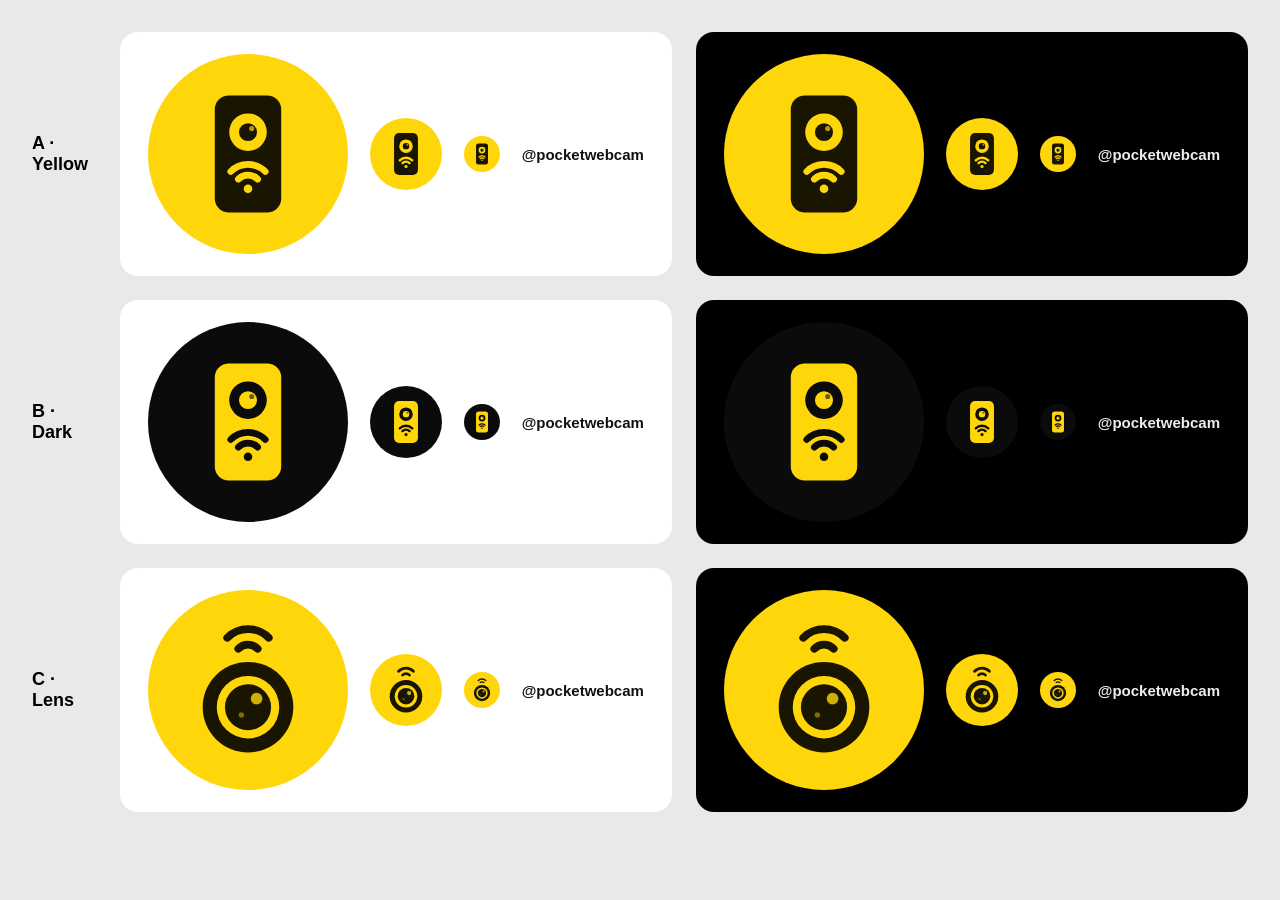
<file: brand/preview.html>
<!doctype html><meta charset="utf-8"><style>
body{margin:0;padding:32px;background:#e9e9ec;font:600 18px -apple-system,Segoe UI,sans-serif}
.row{display:flex;align-items:center;gap:24px;margin-bottom:24px}
.label{width:130px}
.cell{display:flex;align-items:center;gap:22px;padding:22px 28px;border-radius:18px;width:520px}
.light{background:#fff;color:#111} .dark{background:#000;color:#eee}
img{border-radius:50%} .big{width:200px} .mid{width:72px} .small{width:36px}
span{font-size:15px}
</style><div class="row"><div class="label">A · Yellow</div>
      <div class="cell light"><img class="big" src="logo-a-yellow.svg"><img class="mid" src="logo-a-yellow.svg"><img class="small" src="logo-a-yellow.svg"><span>@pocketwebcam</span></div>
      <div class="cell dark"><img class="big" src="logo-a-yellow.svg"><img class="mid" src="logo-a-yellow.svg"><img class="small" src="logo-a-yellow.svg"><span>@pocketwebcam</span></div></div><div class="row"><div class="label">B · Dark</div>
      <div class="cell light"><img class="big" src="logo-b-dark.svg"><img class="mid" src="logo-b-dark.svg"><img class="small" src="logo-b-dark.svg"><span>@pocketwebcam</span></div>
      <div class="cell dark"><img class="big" src="logo-b-dark.svg"><img class="mid" src="logo-b-dark.svg"><img class="small" src="logo-b-dark.svg"><span>@pocketwebcam</span></div></div><div class="row"><div class="label">C · Lens</div>
      <div class="cell light"><img class="big" src="logo-c-lens.svg"><img class="mid" src="logo-c-lens.svg"><img class="small" src="logo-c-lens.svg"><span>@pocketwebcam</span></div>
      <div class="cell dark"><img class="big" src="logo-c-lens.svg"><img class="mid" src="logo-c-lens.svg"><img class="small" src="logo-c-lens.svg"><span>@pocketwebcam</span></div></div>
</file>
